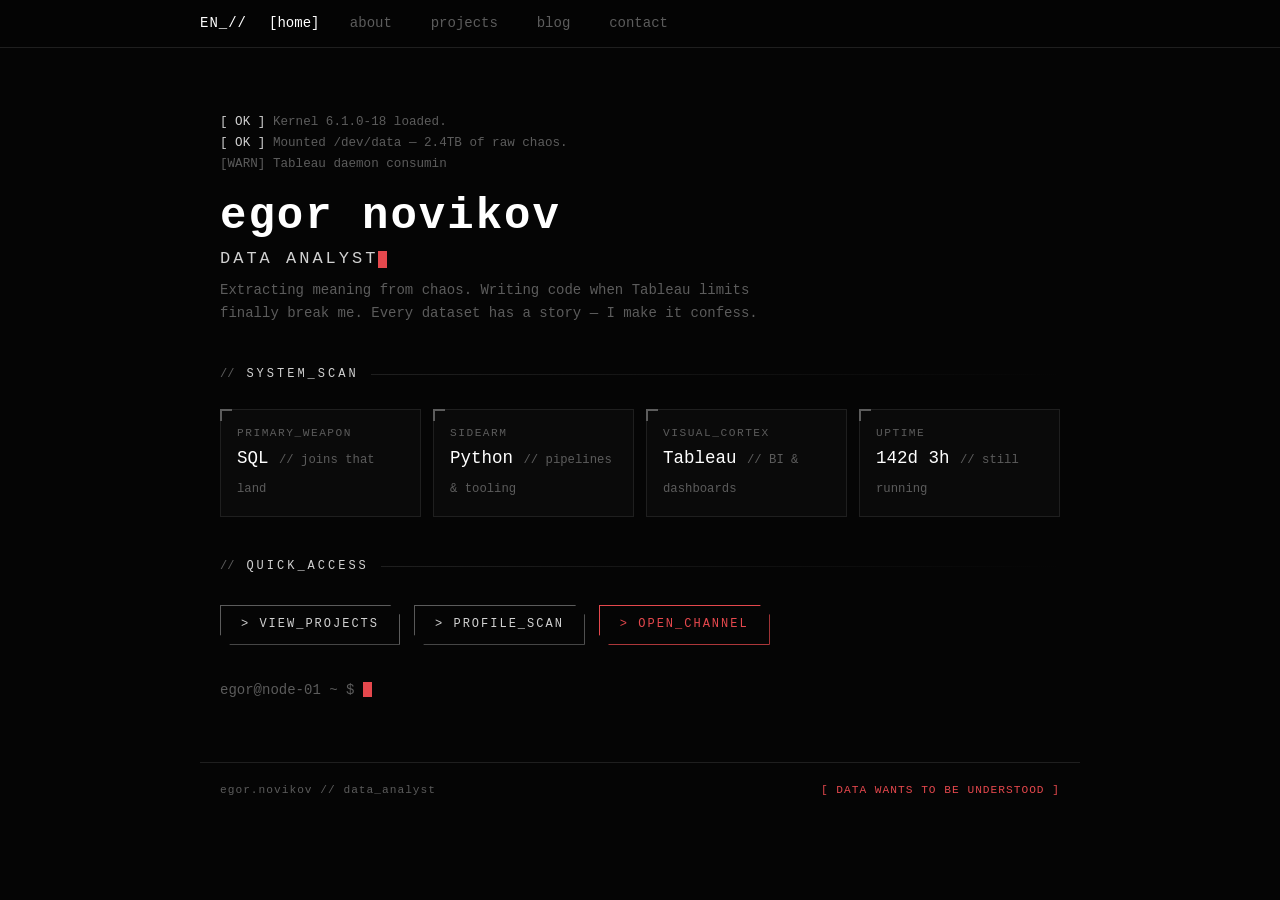
<file: index.html>
<!DOCTYPE html>
<html lang="en">
<head>
    <meta charset="UTF-8">
    <meta name="viewport" content="width=device-width, initial-scale=1.0">
    <title>egor@node-01 ~ home</title>
    <meta name="description" content="Egor Novikov — data analyst & developer. SQL, Python, Tableau.">
    <link rel="stylesheet" href="style.css">
</head>
<body>

<header class="site-header">
    <nav>
        <a href="/" class="site-logo">EN_//</a>
        <a href="/" class="active">home</a>
        <a href="/about.html">about</a>
        <a href="/projects.html">projects</a>
        <a href="/blog.html">blog</a>
        <a href="/contact.html">contact</a>
    </nav>
</header>

<main class="terminal-content">
    <section class="section">
        <div class="sys-msg" data-boot='[
            "[ OK ] Kernel 6.1.0-18 loaded.",
            "[ OK ] Mounted /dev/data — 2.4TB of raw chaos.",
            "[WARN] Tableau daemon consuming 97% RAM. As usual.",
            "[ OK ] Pattern recognition module: ACTIVE.",
            "[ OK ] Coffee subsystem: PRESSURIZED.",
            "> access granted. welcome back, egor."
        ]'></div>

        <h1 class="hero-title"><span class="glitch" data-text="egor novikov">egor novikov</span></h1>
        <p class="hero-role"><span id="typed-role" data-roles='["DATA ANALYST","SQL OPERATOR","DASHBOARD ENGINEER","PIPELINE AUTOMATOR","PATTERN HUNTER"]'>&#8203;<span class="typed-cursor"></span></span></p>
        <p class="hero-tagline">Extracting meaning from chaos. Writing code when Tableau limits finally break me. Every dataset has a story — I make it confess.</p>

        <h2 class="sec-label">system_scan</h2>
        <div class="stat-grid">
            <div class="stat-cell">
                <div class="stat-key">primary_weapon</div>
                <div class="stat-val">SQL <span class="u">// joins that land</span></div>
            </div>
            <div class="stat-cell">
                <div class="stat-key">sidearm</div>
                <div class="stat-val">Python <span class="u">// pipelines &amp; tooling</span></div>
            </div>
            <div class="stat-cell">
                <div class="stat-key">visual_cortex</div>
                <div class="stat-val">Tableau <span class="u">// BI &amp; dashboards</span></div>
            </div>
            <div class="stat-cell">
                <div class="stat-key">uptime</div>
                <div class="stat-val">142d 3h <span class="u">// still running</span></div>
            </div>
        </div>

        <h2 class="sec-label">quick_access</h2>
        <div class="cta-row">
            <a href="/projects.html" class="btn">&gt; view_projects</a>
            <a href="/about.html" class="btn">&gt; profile_scan</a>
            <a href="/contact.html" class="btn alt">&gt; open_channel</a>
        </div>

        <div class="cursor-line mt">
            <span class="prompt"></span><span class="cursor"></span>
        </div>
    </section>
</main>

<footer class="site-footer">
    <span>egor.novikov // data_analyst</span>
    <span class="f-tag">[ DATA WANTS TO BE UNDERSTOOD ]</span>
</footer>

<script src="js/main.js"></script>
</body>
</html>
</file>
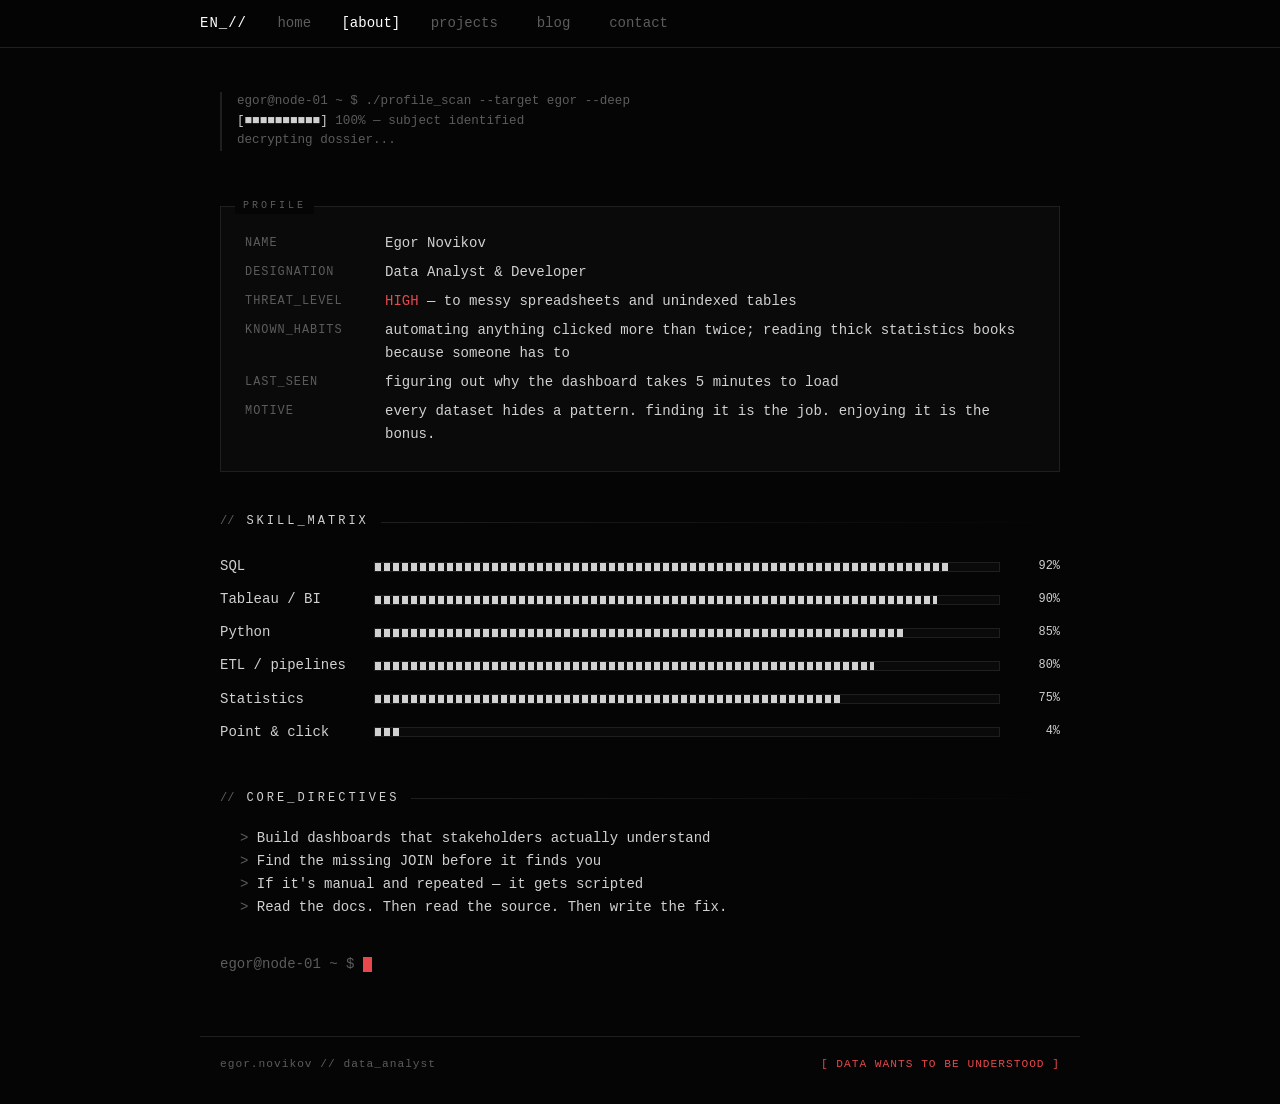
<file: about.html>
<!DOCTYPE html>
<html lang="en">
<head>
    <meta charset="UTF-8">
    <meta name="viewport" content="width=device-width, initial-scale=1.0">
    <title>egor@node-01 ~ about</title>
    <link rel="stylesheet" href="style.css">
</head>
<body>

<header class="site-header">
    <nav>
        <a href="/" class="site-logo">EN_//</a>
        <a href="/">home</a>
        <a href="/about.html" class="active">about</a>
        <a href="/projects.html">projects</a>
        <a href="/blog.html">blog</a>
        <a href="/contact.html">contact</a>
    </nav>
</header>

<main class="terminal-content">
    <div class="terminal-history">
        <p>egor@node-01 ~ $ ./profile_scan --target egor --deep</p>
        <p><span class="ok">[■■■■■■■■■■]</span> 100% — subject identified</p>
        <p class="dim">decrypting dossier...</p>
    </div>

    <section class="section">
        <div class="dossier">
            <div class="dossier-row"><span class="k">name</span><span class="v">Egor Novikov</span></div>
            <div class="dossier-row"><span class="k">designation</span><span class="v">Data Analyst &amp; Developer</span></div>
            <div class="dossier-row"><span class="k">threat_level</span><span class="v"><span class="red">HIGH</span> — to messy spreadsheets and unindexed tables</span></div>
            <div class="dossier-row"><span class="k">known_habits</span><span class="v">automating anything clicked more than twice; reading thick statistics books because someone has to</span></div>
            <div class="dossier-row"><span class="k">last_seen</span><span class="v">figuring out why the dashboard takes 5 minutes to load</span></div>
            <div class="dossier-row"><span class="k">motive</span><span class="v">every dataset hides a pattern. finding it is the job. enjoying it is the bonus.</span></div>
        </div>

        <h2 class="sec-label">skill_matrix</h2>
        <div class="skills">
            <div class="skill-row">
                <span class="skill-name">SQL</span>
                <div class="skill-track"><div class="skill-fill" data-pct="92"></div></div>
                <span class="skill-pct">92%</span>
            </div>
            <div class="skill-row">
                <span class="skill-name">Tableau / BI</span>
                <div class="skill-track"><div class="skill-fill" data-pct="90"></div></div>
                <span class="skill-pct">90%</span>
            </div>
            <div class="skill-row">
                <span class="skill-name">Python</span>
                <div class="skill-track"><div class="skill-fill" data-pct="85"></div></div>
                <span class="skill-pct">85%</span>
            </div>
            <div class="skill-row">
                <span class="skill-name">ETL / pipelines</span>
                <div class="skill-track"><div class="skill-fill" data-pct="80"></div></div>
                <span class="skill-pct">80%</span>
            </div>
            <div class="skill-row">
                <span class="skill-name">Statistics</span>
                <div class="skill-track"><div class="skill-fill" data-pct="75"></div></div>
                <span class="skill-pct">75%</span>
            </div>
            <div class="skill-row">
                <span class="skill-name">Point &amp; click</span>
                <div class="skill-track"><div class="skill-fill" data-pct="4"></div></div>
                <span class="skill-pct dim">4%</span>
            </div>
        </div>

        <h2 class="sec-label">core_directives</h2>
        <div class="terminal-text">
            <ul>
                <li><span class="dim">&gt;</span> Build dashboards that stakeholders actually understand</li>
                <li><span class="dim">&gt;</span> Find the missing JOIN before it finds you</li>
                <li><span class="dim">&gt;</span> If it's manual and repeated — it gets scripted</li>
                <li><span class="dim">&gt;</span> Read the docs. Then read the source. Then write the fix.</li>
            </ul>
        </div>

        <div class="cursor-line mt">
            <span class="prompt"></span><span class="cursor"></span>
        </div>
    </section>
</main>

<footer class="site-footer">
    <span>egor.novikov // data_analyst</span>
    <span class="f-tag">[ DATA WANTS TO BE UNDERSTOOD ]</span>
</footer>

<script src="js/main.js"></script>
</body>
</html>
</file>
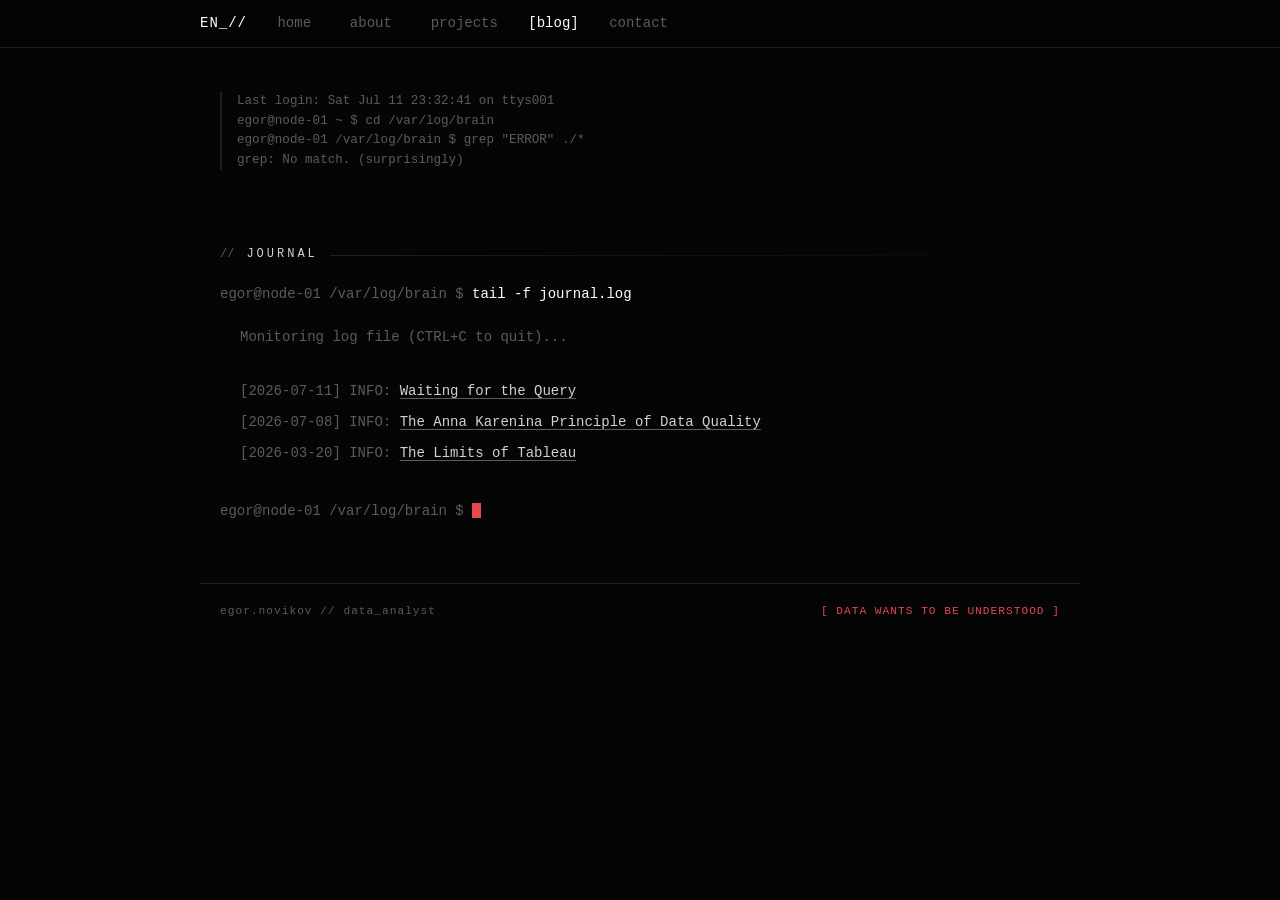
<file: blog.html>
<!DOCTYPE html>
<html lang="en">
<head>
    <meta charset="UTF-8">
    <meta name="viewport" content="width=device-width, initial-scale=1.0">
    <title>egor@node-01 ~ blog</title>
    <link rel="stylesheet" href="style.css">
</head>
<body>

<header class="site-header">
    <nav>
        <a href="/" class="site-logo">EN_//</a>
        <a href="/">home</a>
        <a href="/about.html">about</a>
        <a href="/projects.html">projects</a>
        <a href="/blog.html" class="active">blog</a>
        <a href="/contact.html">contact</a>
    </nav>
</header>

<main class="terminal-content">
    <div class="terminal-history">
        <p>Last login: Sat Jul 11 23:32:41 on ttys001</p>
        <p>egor@node-01 ~ $ cd /var/log/brain</p>
        <p>egor@node-01 /var/log/brain $ grep "ERROR" ./*</p>
        <p class="dim">grep: No match. (surprisingly)</p>
    </div>

    <section class="section">
        <h2 class="sec-label">journal</h2>
        <h2 class="prompt custom"><span class="dim">egor@node-01 /var/log/brain $</span> <span class="cmd">tail -f journal.log</span></h2>

        <div class="terminal-text post-list" id="blog-posts">
            <p class="dim">Monitoring log file (CTRL+C to quit)...</p>
            <br>
            <p><span class="dim">[2026-07-11] INFO:</span> <a href="/post-2026-07-11-waiting-for-the-query.html">Waiting for the Query</a></p>
            <p><span class="dim">[2026-07-08] INFO:</span> <a href="/post-2026-07-08-anna-karenina-principle.html">The Anna Karenina Principle of Data Quality</a></p>
            <p><span class="dim">[2026-03-20] INFO:</span> <a href="/post-2026-03-20-tableau-limits.html">The Limits of Tableau</a></p>
        </div>

        <div class="cursor-line mt">
            <span class="dim">egor@node-01 /var/log/brain $</span> <span class="cursor"></span>
        </div>
    </section>
</main>

<footer class="site-footer">
    <span>egor.novikov // data_analyst</span>
    <span class="f-tag">[ DATA WANTS TO BE UNDERSTOOD ]</span>
</footer>

<script src="js/main.js"></script>
</body>
</html>
</file>
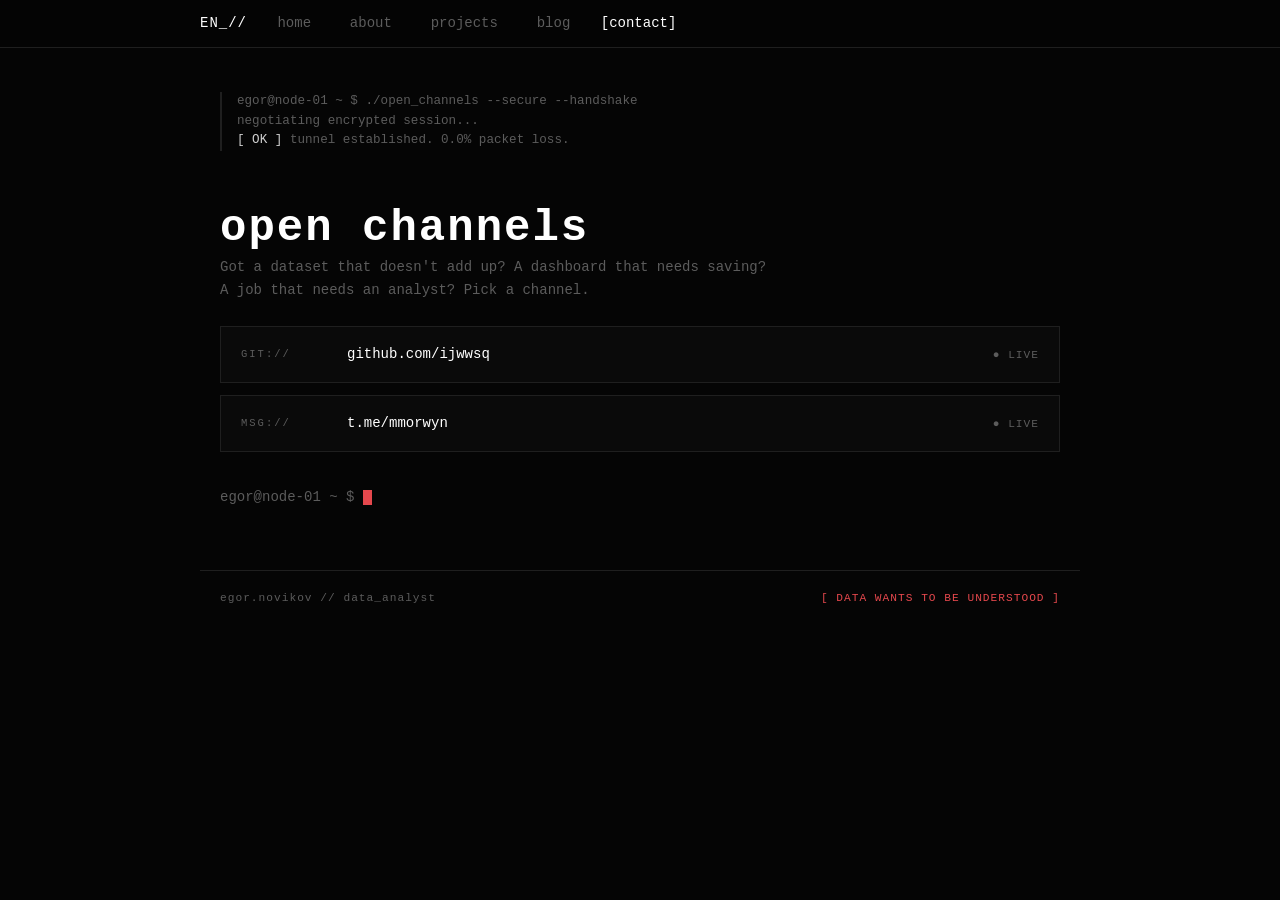
<file: contact.html>
<!DOCTYPE html>
<html lang="en">
<head>
    <meta charset="UTF-8">
    <meta name="viewport" content="width=device-width, initial-scale=1.0">
    <title>egor@node-01 ~ contact</title>
    <link rel="stylesheet" href="style.css">
</head>
<body>

<header class="site-header">
    <nav>
        <a href="/" class="site-logo">EN_//</a>
        <a href="/">home</a>
        <a href="/about.html">about</a>
        <a href="/projects.html">projects</a>
        <a href="/blog.html">blog</a>
        <a href="/contact.html" class="active">contact</a>
    </nav>
</header>

<main class="terminal-content">
    <div class="terminal-history">
        <p>egor@node-01 ~ $ ./open_channels --secure --handshake</p>
        <p class="dim">negotiating encrypted session...</p>
        <p><span class="ok">[ OK ]</span> tunnel established. 0.0% packet loss.</p>
    </div>

    <section class="section">
        <h1 class="hero-title"><span class="glitch" data-text="open channels">open channels</span></h1>
        <p class="hero-tagline">Got a dataset that doesn't add up? A dashboard that needs saving? A job that needs an analyst? Pick a channel.</p>

        <div class="channel-list mt">
            <a class="channel" href="https://github.com/ijwwsq" target="_blank" rel="noopener">
                <span class="ch-proto">git://</span>
                <span class="ch-addr">github.com/ijwwsq</span>
                <span class="ch-status">● LIVE</span>
            </a>
            <a class="channel" href="https://t.me/mmorwyn" target="_blank" rel="noopener">
                <span class="ch-proto">msg://</span>
                <span class="ch-addr">t.me/mmorwyn</span>
                <span class="ch-status">● LIVE</span>
            </a>
        </div>

        <div class="cursor-line mt">
            <span class="prompt"></span><span class="cursor"></span>
        </div>
    </section>
</main>

<footer class="site-footer">
    <span>egor.novikov // data_analyst</span>
    <span class="f-tag">[ DATA WANTS TO BE UNDERSTOOD ]</span>
</footer>

<script src="js/main.js"></script>
</body>
</html>
</file>
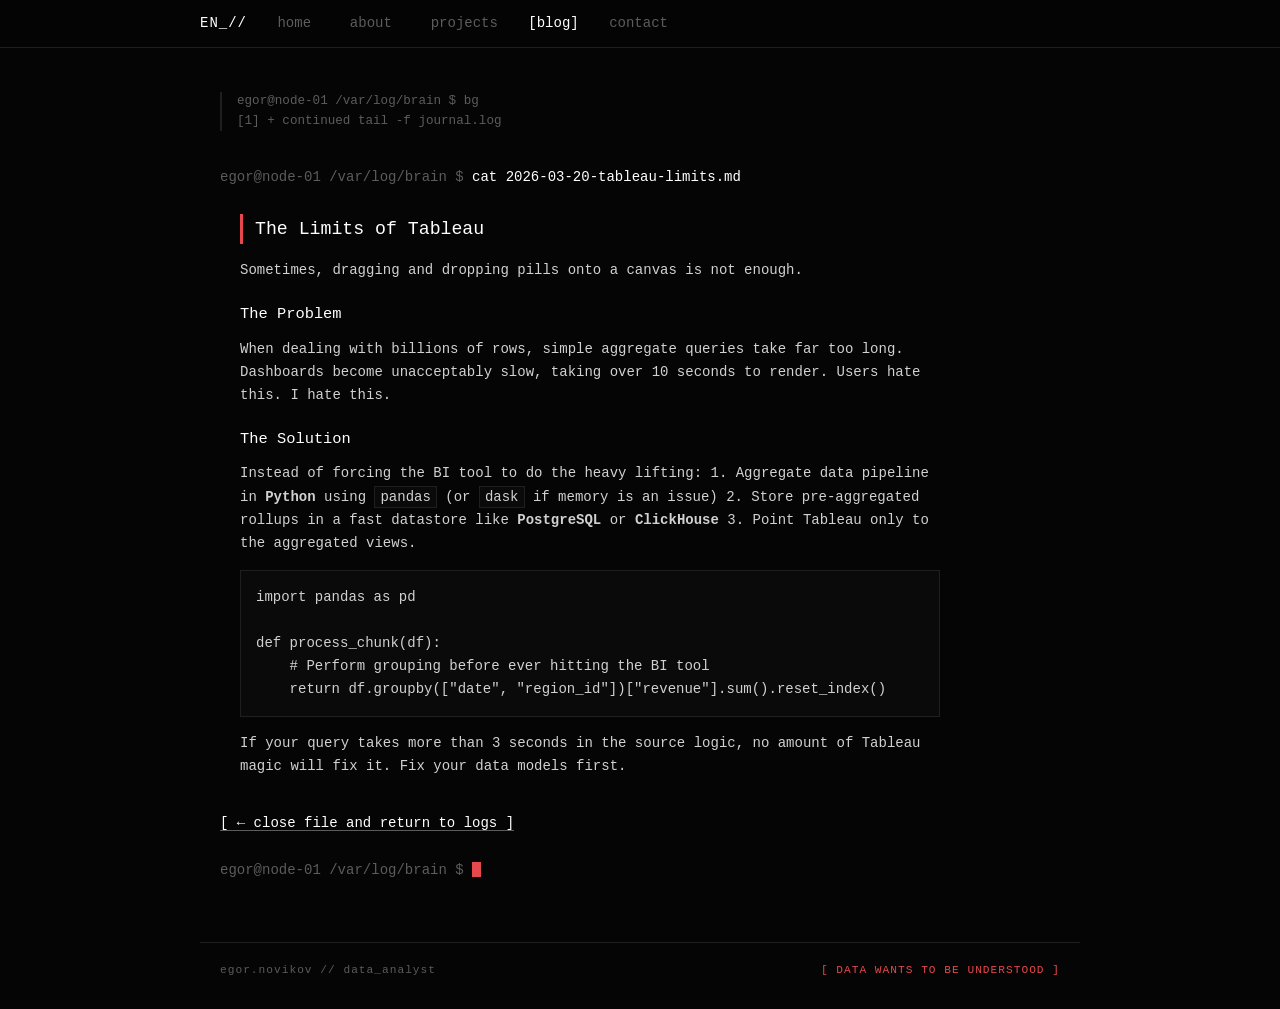
<file: post-2026-03-20-tableau-limits.html>
<!DOCTYPE html>
<html lang="en">
<head>
    <meta charset="UTF-8">
    <meta name="viewport" content="width=device-width, initial-scale=1.0">
    <title>egor@node-01 ~ log entry</title>
    <link rel="stylesheet" href="style.css">
</head>
<body>

<header class="site-header">
    <nav>
        <a href="/" class="site-logo">EN_//</a>
        <a href="/">home</a>
        <a href="/about.html">about</a>
        <a href="/projects.html">projects</a>
        <a href="/blog.html" class="active">blog</a>
        <a href="/contact.html">contact</a>
    </nav>
</header>

<main class="terminal-content">
    <div class="terminal-history">
        <p>egor@node-01 /var/log/brain $ bg</p>
        <p class="dim">[1]  + continued  tail -f journal.log</p>
    </div>

    <section class="section">
        <h2 class="prompt custom"><span class="dim">egor@node-01 /var/log/brain $</span> <span class="cmd">cat 2026-03-20-tableau-limits.md</span></h2>

        <div class="markdown-body">
            <h1>The Limits of Tableau</h1>
<p>Sometimes, dragging and dropping pills onto a canvas is not enough.</p>
<h2>The Problem</h2>
<p>When dealing with billions of rows, simple aggregate queries take far too long. Dashboards become unacceptably slow, taking over 10 seconds to render. Users hate this. I hate this.</p>
<h2>The Solution</h2>
<p>Instead of forcing the BI tool to do the heavy lifting:
1. Aggregate data pipeline in <strong>Python</strong> using <code>pandas</code> (or <code>dask</code> if memory is an issue)
2. Store pre-aggregated rollups in a fast datastore like <strong>PostgreSQL</strong> or <strong>ClickHouse</strong>
3. Point Tableau only to the aggregated views.</p>
<pre><code class="language-python">import pandas as pd

def process_chunk(df):
    # Perform grouping before ever hitting the BI tool
    return df.groupby([&quot;date&quot;, &quot;region_id&quot;])[&quot;revenue&quot;].sum().reset_index()
</code></pre>
<p>If your query takes more than 3 seconds in the source logic, no amount of Tableau magic will fix it. Fix your data models first.</p>
        </div>

        <div class="cursor-line mt">
            <p><a href="/blog.html" class="cmd">[ ← close file and return to logs ]</a></p>
            <br>
            <span class="dim">egor@node-01 /var/log/brain $</span> <span class="cursor"></span>
        </div>
    </section>
</main>

<footer class="site-footer">
    <span>egor.novikov // data_analyst</span>
    <span class="f-tag">[ DATA WANTS TO BE UNDERSTOOD ]</span>
</footer>

<script src="js/main.js"></script>
</body>
</html>
</file>
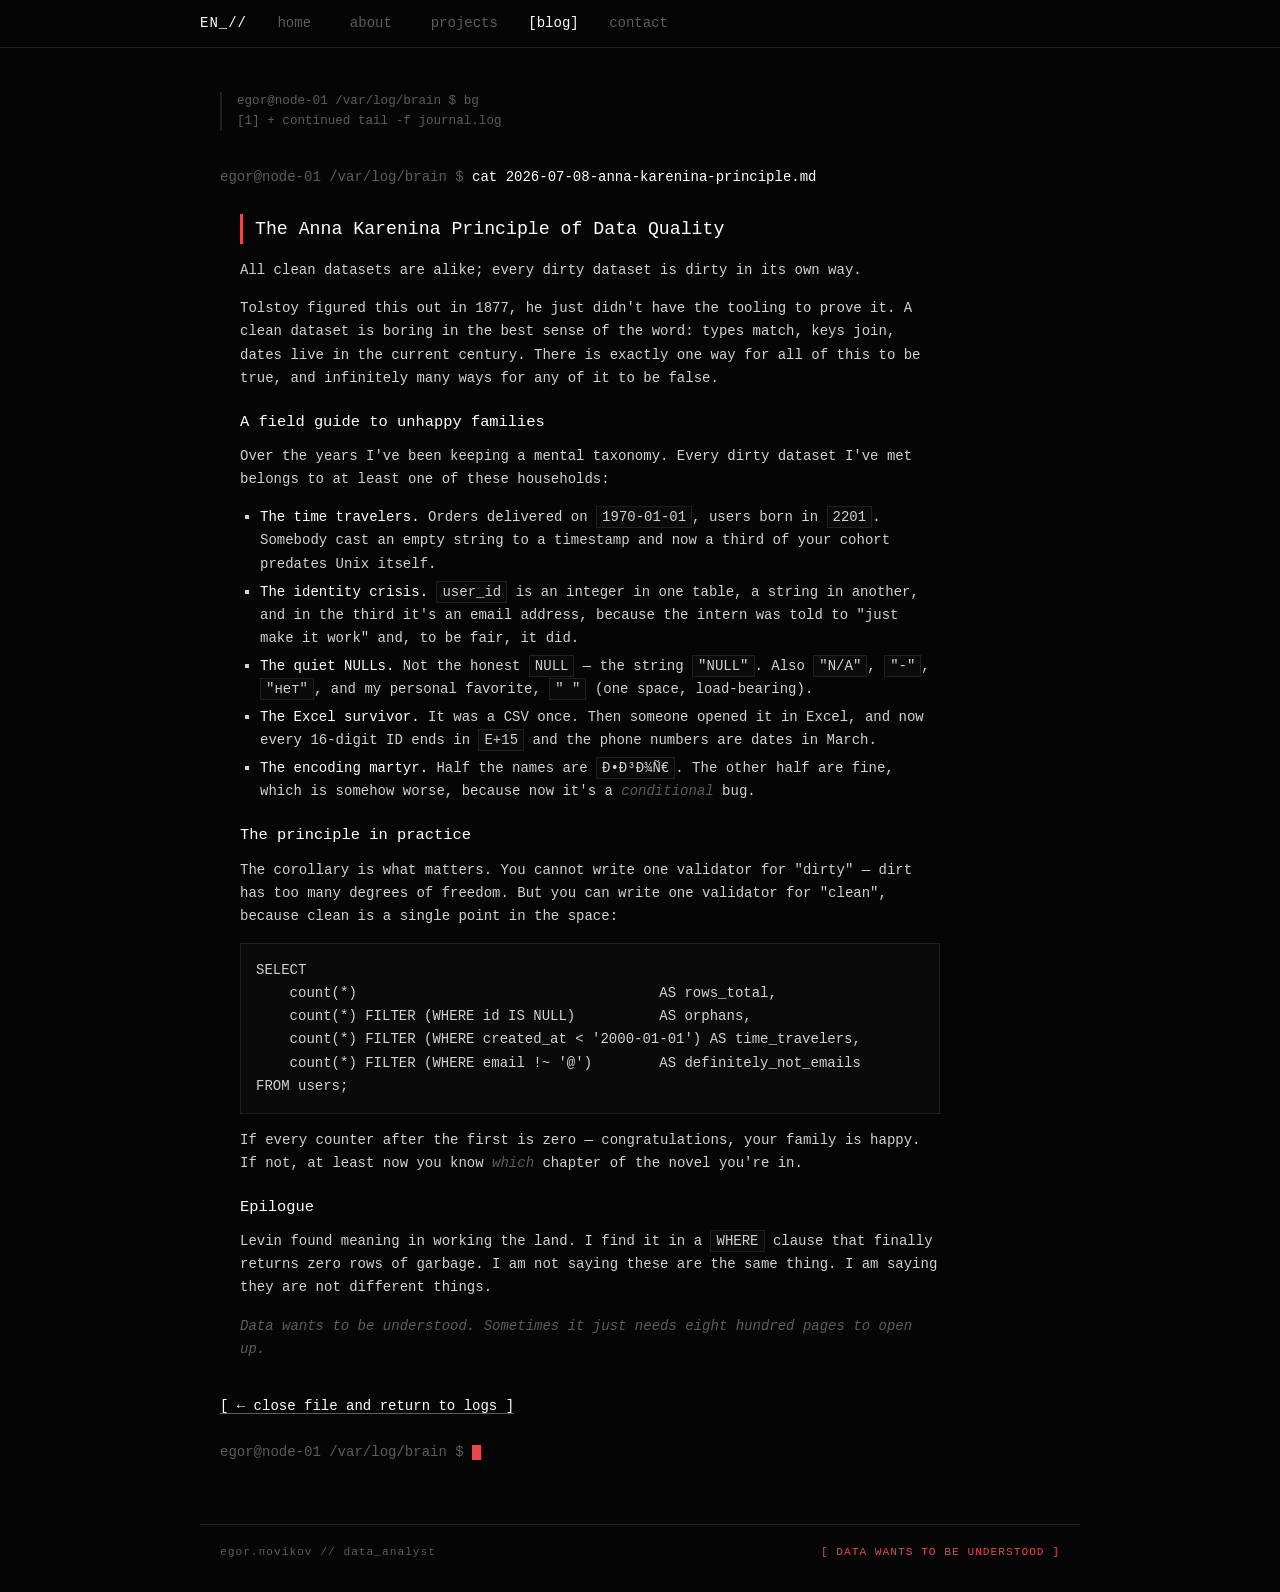
<file: post-2026-07-08-anna-karenina-principle.html>
<!DOCTYPE html>
<html lang="en">
<head>
    <meta charset="UTF-8">
    <meta name="viewport" content="width=device-width, initial-scale=1.0">
    <title>egor@node-01 ~ log entry</title>
    <link rel="stylesheet" href="style.css">
</head>
<body>

<header class="site-header">
    <nav>
        <a href="/" class="site-logo">EN_//</a>
        <a href="/">home</a>
        <a href="/about.html">about</a>
        <a href="/projects.html">projects</a>
        <a href="/blog.html" class="active">blog</a>
        <a href="/contact.html">contact</a>
    </nav>
</header>

<main class="terminal-content">
    <div class="terminal-history">
        <p>egor@node-01 /var/log/brain $ bg</p>
        <p class="dim">[1]  + continued  tail -f journal.log</p>
    </div>

    <section class="section">
        <h2 class="prompt custom"><span class="dim">egor@node-01 /var/log/brain $</span> <span class="cmd">cat 2026-07-08-anna-karenina-principle.md</span></h2>

        <div class="markdown-body">
            <h1>The Anna Karenina Principle of Data Quality</h1>
<p>All clean datasets are alike; every dirty dataset is dirty in its own way.</p>
<p>Tolstoy figured this out in 1877, he just didn't have the tooling to prove it. A clean dataset is boring in the best sense of the word: types match, keys join, dates live in the current century. There is exactly one way for all of this to be true, and infinitely many ways for any of it to be false.</p>
<h2>A field guide to unhappy families</h2>
<p>Over the years I've been keeping a mental taxonomy. Every dirty dataset I've met belongs to at least one of these households:</p>
<ul>
<li><strong>The time travelers.</strong> Orders delivered on <code>1970-01-01</code>, users born in <code>2201</code>. Somebody cast an empty string to a timestamp and now a third of your cohort predates Unix itself.</li>
<li><strong>The identity crisis.</strong> <code>user_id</code> is an integer in one table, a string in another, and in the third it's an email address, because the intern was told to "just make it work" and, to be fair, it did.</li>
<li><strong>The quiet NULLs.</strong> Not the honest <code>NULL</code> — the string <code>"NULL"</code>. Also <code>"N/A"</code>, <code>"-"</code>, <code>"нет"</code>, and my personal favorite, <code>" "</code> (one space, load-bearing).</li>
<li><strong>The Excel survivor.</strong> It was a CSV once. Then someone opened it in Excel, and now every 16-digit ID ends in <code>E+15</code> and the phone numbers are dates in March.</li>
<li><strong>The encoding martyr.</strong> Half the names are <code>Ð•Ð³Ð¾Ñ€</code>. The other half are fine, which is somehow worse, because now it's a <em>conditional</em> bug.</li>
</ul>
<h2>The principle in practice</h2>
<p>The corollary is what matters. You cannot write one validator for "dirty" — dirt has too many degrees of freedom. But you can write one validator for "clean", because clean is a single point in the space:</p>
<pre><code class="language-sql">SELECT
    count(*)                                    AS rows_total,
    count(*) FILTER (WHERE id IS NULL)          AS orphans,
    count(*) FILTER (WHERE created_at &lt; '2000-01-01') AS time_travelers,
    count(*) FILTER (WHERE email !~ '@')        AS definitely_not_emails
FROM users;
</code></pre>
<p>If every counter after the first is zero — congratulations, your family is happy. If not, at least now you know <em>which</em> chapter of the novel you're in.</p>
<h2>Epilogue</h2>
<p>Levin found meaning in working the land. I find it in a <code>WHERE</code> clause that finally returns zero rows of garbage. I am not saying these are the same thing. I am saying they are not different things.</p>
<p><em>Data wants to be understood. Sometimes it just needs eight hundred pages to open up.</em></p>
        </div>

        <div class="cursor-line mt">
            <p><a href="/blog.html" class="cmd">[ ← close file and return to logs ]</a></p>
            <br>
            <span class="dim">egor@node-01 /var/log/brain $</span> <span class="cursor"></span>
        </div>
    </section>
</main>

<footer class="site-footer">
    <span>egor.novikov // data_analyst</span>
    <span class="f-tag">[ DATA WANTS TO BE UNDERSTOOD ]</span>
</footer>

<script src="js/main.js"></script>
</body>
</html>
</file>
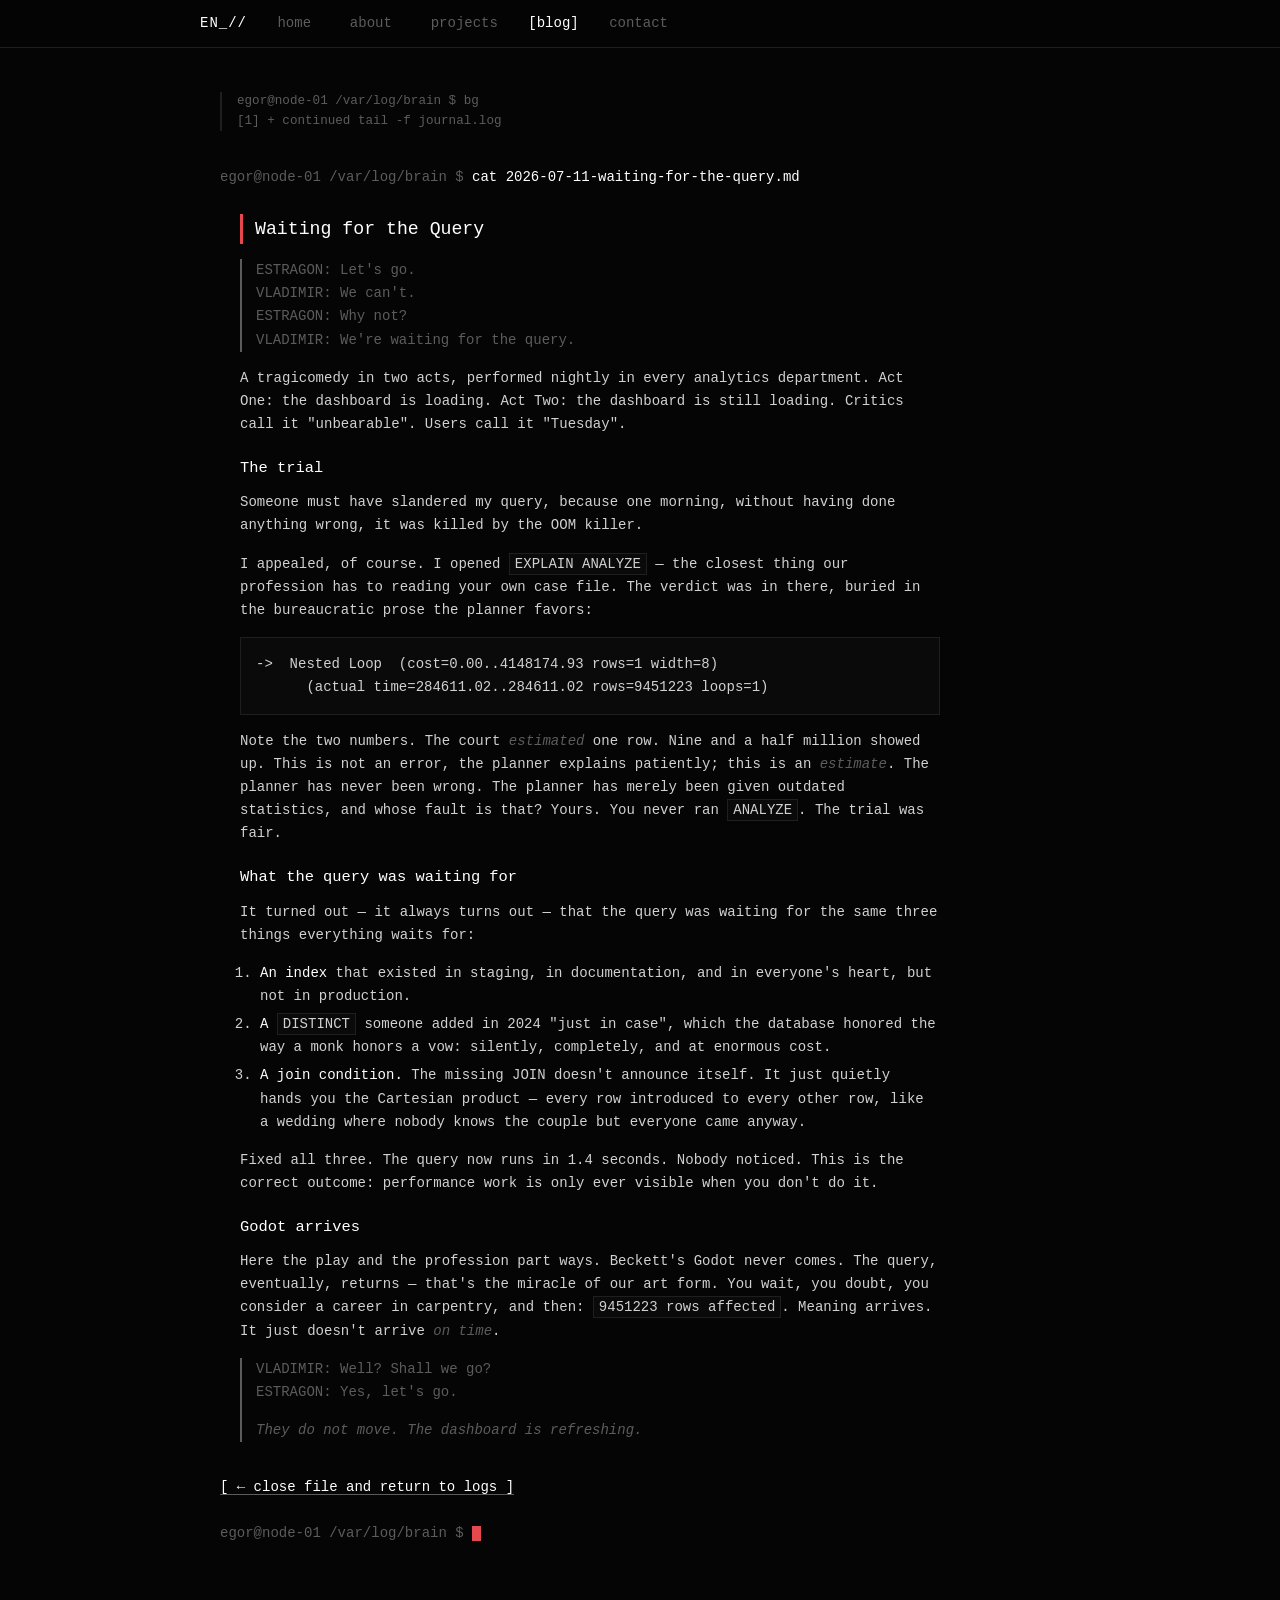
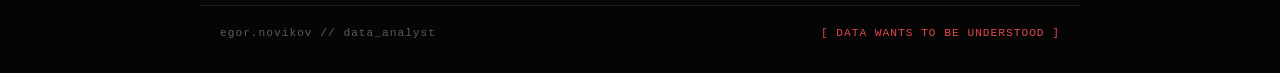
<file: post-2026-07-11-waiting-for-the-query.html>
<!DOCTYPE html>
<html lang="en">
<head>
    <meta charset="UTF-8">
    <meta name="viewport" content="width=device-width, initial-scale=1.0">
    <title>egor@node-01 ~ log entry</title>
    <link rel="stylesheet" href="style.css">
</head>
<body>

<header class="site-header">
    <nav>
        <a href="/" class="site-logo">EN_//</a>
        <a href="/">home</a>
        <a href="/about.html">about</a>
        <a href="/projects.html">projects</a>
        <a href="/blog.html" class="active">blog</a>
        <a href="/contact.html">contact</a>
    </nav>
</header>

<main class="terminal-content">
    <div class="terminal-history">
        <p>egor@node-01 /var/log/brain $ bg</p>
        <p class="dim">[1]  + continued  tail -f journal.log</p>
    </div>

    <section class="section">
        <h2 class="prompt custom"><span class="dim">egor@node-01 /var/log/brain $</span> <span class="cmd">cat 2026-07-11-waiting-for-the-query.md</span></h2>

        <div class="markdown-body">
            <h1>Waiting for the Query</h1>
<blockquote>
<p>ESTRAGON: Let's go.<br />
VLADIMIR: We can't.<br />
ESTRAGON: Why not?<br />
VLADIMIR: We're waiting for the query.</p>
</blockquote>
<p>A tragicomedy in two acts, performed nightly in every analytics department. Act One: the dashboard is loading. Act Two: the dashboard is still loading. Critics call it "unbearable". Users call it "Tuesday".</p>
<h2>The trial</h2>
<p>Someone must have slandered my query, because one morning, without having done anything wrong, it was killed by the OOM killer.</p>
<p>I appealed, of course. I opened <code>EXPLAIN ANALYZE</code> — the closest thing our profession has to reading your own case file. The verdict was in there, buried in the bureaucratic prose the planner favors:</p>
<pre><code>-&gt;  Nested Loop  (cost=0.00..4148174.93 rows=1 width=8)
      (actual time=284611.02..284611.02 rows=9451223 loops=1)
</code></pre>
<p>Note the two numbers. The court <em>estimated</em> one row. Nine and a half million showed up. This is not an error, the planner explains patiently; this is an <em>estimate</em>. The planner has never been wrong. The planner has merely been given outdated statistics, and whose fault is that? Yours. You never ran <code>ANALYZE</code>. The trial was fair.</p>
<h2>What the query was waiting for</h2>
<p>It turned out — it always turns out — that the query was waiting for the same three things everything waits for:</p>
<ol>
<li><strong>An index</strong> that existed in staging, in documentation, and in everyone's heart, but not in production.</li>
<li><strong>A <code>DISTINCT</code></strong> someone added in 2024 "just in case", which the database honored the way a monk honors a vow: silently, completely, and at enormous cost.</li>
<li><strong>A join condition.</strong> The missing JOIN doesn't announce itself. It just quietly hands you the Cartesian product — every row introduced to every other row, like a wedding where nobody knows the couple but everyone came anyway.</li>
</ol>
<p>Fixed all three. The query now runs in 1.4 seconds. Nobody noticed. This is the correct outcome: performance work is only ever visible when you don't do it.</p>
<h2>Godot arrives</h2>
<p>Here the play and the profession part ways. Beckett's Godot never comes. The query, eventually, returns — that's the miracle of our art form. You wait, you doubt, you consider a career in carpentry, and then: <code>9451223 rows affected</code>. Meaning arrives. It just doesn't arrive <em>on time</em>.</p>
<blockquote>
<p>VLADIMIR: Well? Shall we go?<br />
ESTRAGON: Yes, let's go.</p>
<p><em>They do not move. The dashboard is refreshing.</em></p>
</blockquote>
        </div>

        <div class="cursor-line mt">
            <p><a href="/blog.html" class="cmd">[ ← close file and return to logs ]</a></p>
            <br>
            <span class="dim">egor@node-01 /var/log/brain $</span> <span class="cursor"></span>
        </div>
    </section>
</main>

<footer class="site-footer">
    <span>egor.novikov // data_analyst</span>
    <span class="f-tag">[ DATA WANTS TO BE UNDERSTOOD ]</span>
</footer>

<script src="js/main.js"></script>
</body>
</html>
</file>
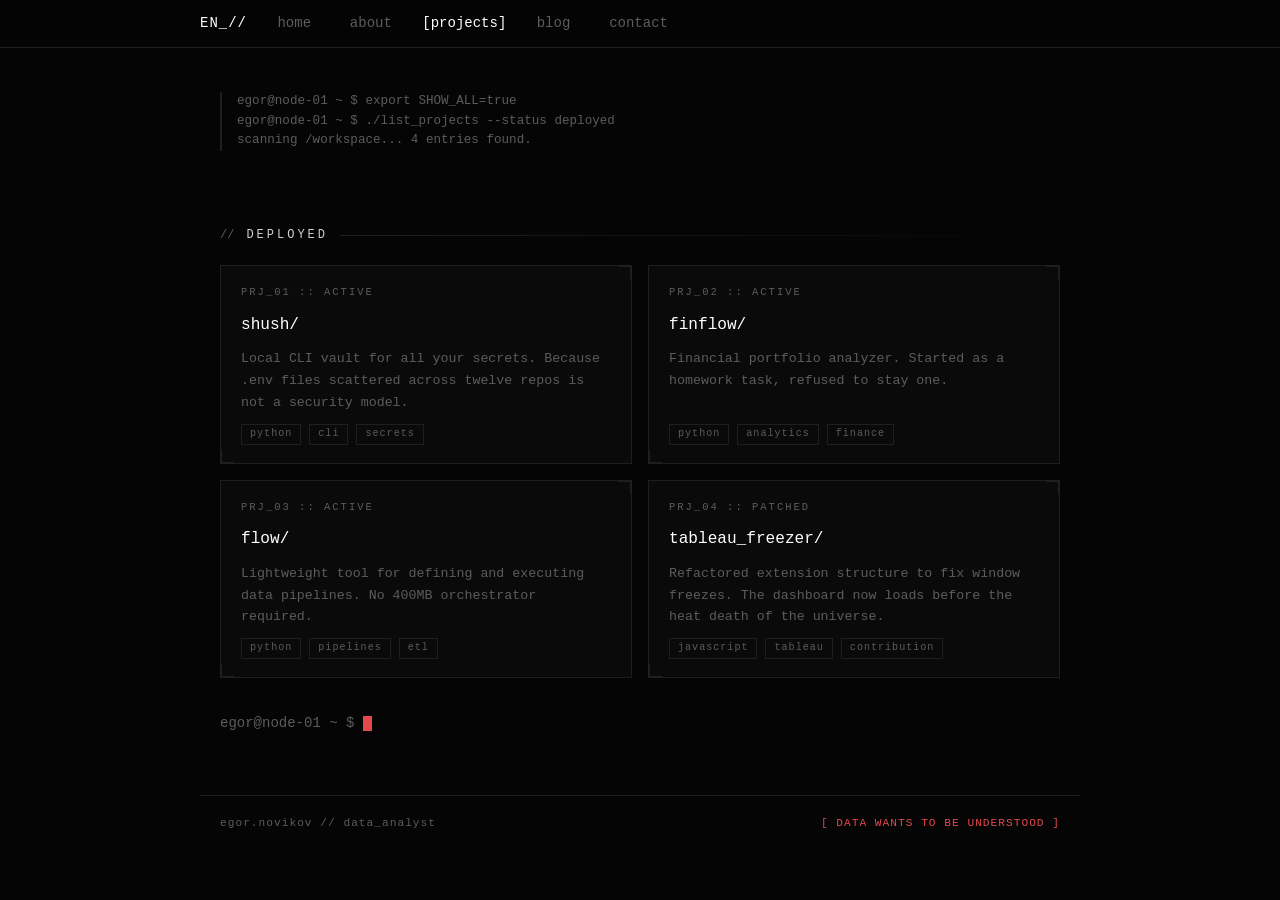
<file: projects.html>
<!DOCTYPE html>
<html lang="en">
<head>
    <meta charset="UTF-8">
    <meta name="viewport" content="width=device-width, initial-scale=1.0">
    <title>egor@node-01 ~ projects</title>
    <link rel="stylesheet" href="style.css">
</head>
<body>

<header class="site-header">
    <nav>
        <a href="/" class="site-logo">EN_//</a>
        <a href="/">home</a>
        <a href="/about.html">about</a>
        <a href="/projects.html" class="active">projects</a>
        <a href="/blog.html">blog</a>
        <a href="/contact.html">contact</a>
    </nav>
</header>

<main class="terminal-content">
    <div class="terminal-history">
        <p>egor@node-01 ~ $ export SHOW_ALL=true</p>
        <p>egor@node-01 ~ $ ./list_projects --status deployed</p>
        <p class="dim">scanning /workspace... 4 entries found.</p>
    </div>

    <section class="section">
        <h2 class="sec-label">deployed</h2>

        <div class="project-grid">
            <div class="project-card">
                <span class="project-id">PRJ_01 :: ACTIVE</span>
                <span class="project-name"><a href="https://github.com/ijwwsq/shush" target="_blank" rel="noopener">shush/</a></span>
                <p class="project-desc">Local CLI vault for all your secrets. Because .env files scattered across twelve repos is not a security model.</p>
                <div class="tag-row">
                    <span class="tag">python</span>
                    <span class="tag">cli</span>
                    <span class="tag">secrets</span>
                </div>
            </div>

            <div class="project-card">
                <span class="project-id">PRJ_02 :: ACTIVE</span>
                <span class="project-name"><a href="https://github.com/ijwwsq/finflow" target="_blank" rel="noopener">finflow/</a></span>
                <p class="project-desc">Financial portfolio analyzer. Started as a homework task, refused to stay one.</p>
                <div class="tag-row">
                    <span class="tag">python</span>
                    <span class="tag">analytics</span>
                    <span class="tag">finance</span>
                </div>
            </div>

            <div class="project-card">
                <span class="project-id">PRJ_03 :: ACTIVE</span>
                <span class="project-name"><a href="https://github.com/ijwwsq/flow" target="_blank" rel="noopener">flow/</a></span>
                <p class="project-desc">Lightweight tool for defining and executing data pipelines. No 400MB orchestrator required.</p>
                <div class="tag-row">
                    <span class="tag">python</span>
                    <span class="tag">pipelines</span>
                    <span class="tag">etl</span>
                </div>
            </div>

            <div class="project-card">
                <span class="project-id">PRJ_04 :: PATCHED</span>
                <span class="project-name"><a href="https://github.com/deadA1R/tableau_freezer" target="_blank" rel="noopener">tableau_freezer/</a></span>
                <p class="project-desc">Refactored extension structure to fix window freezes. The dashboard now loads before the heat death of the universe.</p>
                <div class="tag-row">
                    <span class="tag">javascript</span>
                    <span class="tag">tableau</span>
                    <span class="tag">contribution</span>
                </div>
            </div>
        </div>

        <div class="cursor-line mt">
            <span class="prompt"></span><span class="cursor"></span>
        </div>
    </section>
</main>

<footer class="site-footer">
    <span>egor.novikov // data_analyst</span>
    <span class="f-tag">[ DATA WANTS TO BE UNDERSTOOD ]</span>
</footer>

<script src="js/main.js"></script>
</body>
</html>
</file>
<file: style.css>
:root {
    --bg: #050505;
    --panel: #0a0a0a;
    --text: #d1d1d1;
    --bright: #ffffff;
    --dim: #5c5c5c;
    --border: #1f1f1f;
    --red: #e5484d;
    --font-mono: ui-monospace, 'SF Mono', Consolas, 'Liberation Mono', Menlo, monospace;
}

* {
    box-sizing: border-box;
    margin: 0;
    padding: 0;
}

::selection {
    background: #cccccc;
    color: #000000;
}

html {
    background-color: var(--bg);
    scrollbar-color: var(--border) var(--bg);
}

body {
    background-color: var(--bg);
    color: var(--text);
    font-family: var(--font-mono);
    font-size: 14px;
    line-height: 1.65;
    min-height: 100vh;
}

/* ---------- Header ---------- */
.site-header {
    position: sticky;
    top: 0;
    z-index: 100;
    width: 100%;
    background: rgba(5, 5, 5, 0.88);
    backdrop-filter: blur(6px);
    -webkit-backdrop-filter: blur(6px);
    border-bottom: 1px solid var(--border);
    padding: 12px 20px;
    margin-bottom: 34px;
}

.site-header nav {
    display: flex;
    align-items: center;
    gap: 22px;
    max-width: 880px;
    margin: 0 auto;
    flex-wrap: wrap;
}

.site-logo {
    color: var(--bright) !important;
    text-decoration: none !important;
    font-weight: bold;
    letter-spacing: 1px;
}

.site-header a {
    color: var(--dim);
    text-decoration: none;
    font-weight: normal;
    transition: color 0.15s ease;
}

.site-header a::before { content: "["; opacity: 0; transition: opacity 0.15s; color: var(--bright); }
.site-header a::after  { content: "]"; opacity: 0; transition: opacity 0.15s; color: var(--bright); }
.site-header a.site-logo::before, .site-header a.site-logo::after { content: none; }

.site-header a:hover, .site-header a.active {
    color: var(--bright);
}
.site-header a:hover::before, .site-header a:hover::after,
.site-header a.active::before, .site-header a.active::after { opacity: 1; }

/* ---------- Layout ---------- */
.terminal-content {
    max-width: 880px;
    margin: 0 auto;
    padding: 10px 20px 60px 20px;
}

.section { padding-top: 10px; }
.mt { margin-top: 34px; }

/* ---------- Glitch title (hover-triggered) ---------- */
.glitch {
    position: relative;
    display: inline-block;
    color: var(--bright);
    letter-spacing: 2px;
}

.glitch::before,
.glitch::after {
    content: attr(data-text);
    position: absolute;
    top: 0;
    left: 0;
    width: 100%;
    overflow: hidden;
    opacity: 0;
    pointer-events: none;
}

.glitch:hover::before {
    color: var(--red);
    z-index: -1;
    animation: glitch-a 0.5s steps(1) both;
}

.glitch:hover::after {
    color: var(--dim);
    z-index: -2;
    animation: glitch-b 0.5s steps(1) both;
}

@keyframes glitch-a {
    0%  { transform: translate(-3px, 1px); clip-path: inset(10% 0 55% 0); opacity: 1; }
    30% { transform: translate(3px, -1px); clip-path: inset(60% 0 8% 0); opacity: 1; }
    60% { transform: translate(-2px, 0); clip-path: inset(30% 0 45% 0); opacity: 1; }
    100% { transform: none; opacity: 0; }
}

@keyframes glitch-b {
    0%  { transform: translate(3px, -1px); clip-path: inset(45% 0 20% 0); opacity: 1; }
    35% { transform: translate(-3px, 1px); clip-path: inset(5% 0 70% 0); opacity: 1; }
    70% { transform: translate(2px, 1px); clip-path: inset(70% 0 5% 0); opacity: 1; }
    100% { transform: none; opacity: 0; }
}

.hero-title {
    font-size: clamp(26px, 6vw, 44px);
    font-weight: bold;
    margin: 18px 0 4px 0;
    line-height: 1.1;
}

.hero-role {
    color: var(--text);
    font-size: clamp(14px, 2.5vw, 17px);
    letter-spacing: 3px;
    text-transform: uppercase;
    margin-bottom: 6px;
    min-height: 1.6em;
}
.hero-role .typed-cursor {
    display: inline-block;
    width: 9px;
    height: 1em;
    background: var(--red);
    vertical-align: text-bottom;
    animation: blink 1s step-end infinite;
}

.hero-tagline {
    color: var(--dim);
    max-width: 560px;
}

/* ---------- Terminal blocks ---------- */
.terminal-history {
    color: var(--dim);
    margin-bottom: 25px;
    font-size: 0.9em;
    line-height: 1.55;
    border-left: 2px solid var(--border);
    padding-left: 15px;
}
.terminal-history .ok { color: var(--text); }

.dim { color: var(--dim); }
.hl { color: var(--bright); }
.red { color: var(--red); }

.sys-msg {
    color: var(--dim);
    margin: 10px 0;
    font-size: 0.9em;
    white-space: pre-wrap;
}
.sys-msg .ok { color: var(--text); }
.sys-msg .warn { color: var(--dim); }

.prompt::before {
    content: "egor@node-01 ~ $ ";
    color: var(--dim);
}
.prompt.custom::before { content: ""; }

h1.prompt, h2.prompt {
    font-size: 14px;
    font-weight: normal;
    margin-bottom: 20px;
}

.cmd { color: var(--bright); }

a {
    color: var(--text);
    text-decoration: underline;
    text-decoration-color: var(--dim);
    text-underline-offset: 3px;
    transition: color 0.15s;
}
a:hover {
    color: var(--bright);
    text-decoration-color: var(--bright);
}

ul { list-style: none; }

.terminal-text { margin-left: 20px; }
.subtitle { color: var(--dim); margin-top: 5px; }

/* ---------- Section headers ---------- */
.sec-label {
    display: flex;
    align-items: center;
    gap: 12px;
    margin: 40px 0 18px 0;
    color: var(--text);
    letter-spacing: 3px;
    text-transform: uppercase;
    font-size: 12px;
    font-weight: normal;
}
.sec-label::before { content: "//"; color: var(--dim); letter-spacing: 0; }
.sec-label::after {
    content: "";
    flex: 1;
    height: 1px;
    background: linear-gradient(90deg, var(--border), transparent);
}

/* ---------- Stat grid (home) ---------- */
.stat-grid {
    display: grid;
    grid-template-columns: repeat(auto-fit, minmax(180px, 1fr));
    gap: 12px;
    margin: 24px 0;
}

.stat-cell {
    border: 1px solid var(--border);
    background: var(--panel);
    padding: 14px 16px;
    position: relative;
    transition: border-color 0.2s;
}
.stat-cell:hover { border-color: var(--dim); }
.stat-cell::before {
    content: "";
    position: absolute;
    top: -1px;
    left: -1px;
    width: 10px;
    height: 10px;
    border-top: 2px solid var(--dim);
    border-left: 2px solid var(--dim);
    transition: border-color 0.2s;
}
.stat-cell:hover::before { border-color: var(--bright); }
.stat-key {
    color: var(--dim);
    font-size: 0.8em;
    letter-spacing: 1.5px;
    text-transform: uppercase;
}
.stat-val {
    color: var(--bright);
    font-size: 1.25em;
    margin-top: 2px;
}
.stat-val .u { color: var(--dim); font-size: 0.7em; }

/* ---------- CTA buttons ---------- */
.cta-row {
    display: flex;
    gap: 14px;
    margin-top: 28px;
    flex-wrap: wrap;
}
.btn {
    display: inline-block;
    padding: 9px 20px;
    border: 1px solid var(--dim);
    color: var(--text);
    text-decoration: none;
    letter-spacing: 2px;
    text-transform: uppercase;
    font-size: 12px;
    background: transparent;
    transition: all 0.15s ease;
    clip-path: polygon(0 0, calc(100% - 10px) 0, 100% 10px, 100% 100%, 10px 100%, 0 calc(100% - 10px));
}
.btn:hover {
    background: var(--bright);
    border-color: var(--bright);
    color: #000;
}
.btn.alt { border-color: var(--red); color: var(--red); }
.btn.alt:hover {
    background: var(--red);
    color: #000;
}

/* ---------- Dossier / about ---------- */
.dossier {
    border: 1px solid var(--border);
    background: var(--panel);
    padding: 22px 24px;
    margin: 20px 0;
    position: relative;
}
.dossier::before {
    content: "PROFILE";
    position: absolute;
    top: -9px;
    left: 14px;
    background: var(--bg);
    padding: 0 8px;
    color: var(--dim);
    font-size: 10px;
    letter-spacing: 3px;
}
.dossier-row {
    display: flex;
    gap: 10px;
    padding: 3px 0;
    flex-wrap: wrap;
}
.dossier-row .k {
    color: var(--dim);
    min-width: 130px;
    text-transform: uppercase;
    font-size: 0.85em;
    letter-spacing: 1px;
    padding-top: 2px;
}
.dossier-row .v { color: var(--text); flex: 1; }

/* ---------- Skill bars ---------- */
.skills { margin: 10px 0; }
.skill-row {
    display: grid;
    grid-template-columns: 140px 1fr 46px;
    gap: 14px;
    align-items: center;
    padding: 5px 0;
}
.skill-name { color: var(--text); }
.skill-track {
    height: 10px;
    background: var(--panel);
    border: 1px solid var(--border);
    position: relative;
    overflow: hidden;
}
.skill-fill {
    height: 100%;
    width: 0;
    background: repeating-linear-gradient(
        90deg,
        var(--text) 0px, var(--text) 6px,
        transparent 6px, transparent 9px
    );
    transition: width 1.1s cubic-bezier(0.22, 1, 0.36, 1);
}
.skill-pct { color: var(--text); text-align: right; font-size: 0.85em; }

/* ---------- Project cards ---------- */
.project-grid {
    display: grid;
    grid-template-columns: repeat(auto-fill, minmax(340px, 1fr));
    gap: 16px;
    margin-top: 20px;
}

.project-card {
    border: 1px solid var(--border);
    background: var(--panel);
    padding: 18px 20px;
    position: relative;
    display: flex;
    flex-direction: column;
    gap: 10px;
    transition: border-color 0.2s, transform 0.2s;
}
.project-card:hover {
    border-color: var(--dim);
    transform: translateY(-2px);
}
.project-card::before,
.project-card::after {
    content: "";
    position: absolute;
    width: 12px;
    height: 12px;
    transition: border-color 0.2s;
}
.project-card::before {
    top: -1px; right: -1px;
    border-top: 2px solid var(--border);
    border-right: 2px solid var(--border);
}
.project-card::after {
    bottom: -1px; left: -1px;
    border-bottom: 2px solid var(--border);
    border-left: 2px solid var(--border);
}
.project-card:hover::before,
.project-card:hover::after {
    border-color: var(--bright);
}

.project-id {
    color: var(--dim);
    font-size: 0.75em;
    letter-spacing: 2px;
}
.project-name {
    font-size: 1.15em;
    color: var(--bright);
}
.project-name a { color: inherit; text-decoration: none; }
.project-name a:hover { color: var(--bright); text-decoration: underline; text-underline-offset: 4px; }
.project-desc { color: var(--dim); flex: 1; font-size: 0.95em; }

.tag-row { display: flex; gap: 8px; flex-wrap: wrap; }
.tag {
    font-size: 0.72em;
    letter-spacing: 1px;
    color: var(--dim);
    border: 1px solid var(--border);
    padding: 1px 8px;
    text-transform: lowercase;
    transition: color 0.15s, border-color 0.15s;
}
.project-card:hover .tag { color: var(--text); border-color: var(--dim); }

/* ---------- Contact ---------- */
.channel-list { margin-top: 24px; display: flex; flex-direction: column; gap: 12px; }
.channel {
    display: flex;
    align-items: center;
    gap: 16px;
    border: 1px solid var(--border);
    background: var(--panel);
    padding: 16px 20px;
    text-decoration: none;
    transition: border-color 0.2s;
}
.channel:hover { border-color: var(--bright); }
.channel .ch-proto {
    color: var(--dim);
    font-size: 0.75em;
    letter-spacing: 2px;
    min-width: 90px;
    text-transform: uppercase;
}
.channel .ch-addr { color: var(--bright); text-decoration: none; }
.channel:hover .ch-addr { text-decoration: underline; text-underline-offset: 4px; }
.channel .ch-status { margin-left: auto; color: var(--dim); font-size: 0.8em; letter-spacing: 1px; }
.channel:hover .ch-status { color: var(--text); }

/* ---------- Blog ---------- */
.post-list p { margin-bottom: 8px; }

.markdown-body {
    margin-left: 20px;
    color: var(--text);
    max-width: 700px;
}
.markdown-body h1 {
    color: var(--bright);
    margin: 25px 0 15px;
    font-size: 1.3em;
    font-weight: normal;
    border-left: 3px solid var(--red);
    padding-left: 12px;
}
.markdown-body h2 {
    color: var(--bright);
    margin: 20px 0 10px;
    font-size: 1.1em;
    font-weight: normal;
}
.markdown-body p { margin-bottom: 15px; }
.markdown-body ul, .markdown-body ol { margin-bottom: 15px; margin-left: 20px; }
.markdown-body ul { list-style-type: square; }
.markdown-body li { margin-bottom: 5px; color: var(--text); }
.markdown-body li strong { color: var(--bright); font-weight: normal; }
.markdown-body blockquote {
    border-left: 2px solid var(--dim);
    padding-left: 14px;
    margin: 15px 0;
    color: var(--dim);
}
.markdown-body pre {
    background: var(--panel);
    padding: 15px;
    border: 1px solid var(--border);
    overflow-x: auto;
    margin: 15px 0;
}
.markdown-body code {
    background: var(--panel);
    padding: 2px 5px;
    border: 1px solid var(--border);
    color: var(--text);
    font-family: inherit;
}
.markdown-body pre code { border: none; padding: 0; }
.markdown-body em { color: var(--dim); font-style: italic; }

/* ---------- Cursor ---------- */
.cursor {
    display: inline-block;
    width: 9px;
    height: 15px;
    background-color: var(--red);
    vertical-align: middle;
    animation: blink 1s step-end infinite;
}

@keyframes blink {
    0%, 100% { opacity: 1; }
    50% { opacity: 0; }
}

/* ---------- Footer ---------- */
.site-footer {
    max-width: 880px;
    margin: 0 auto;
    padding: 18px 20px 30px;
    color: var(--dim);
    font-size: 0.8em;
    border-top: 1px solid var(--border);
    display: flex;
    justify-content: space-between;
    gap: 12px;
    flex-wrap: wrap;
    letter-spacing: 1px;
}
.site-footer .f-tag { color: var(--red); }

/* ---------- Reduced motion ---------- */
@media (prefers-reduced-motion: reduce) {
    *, *::before, *::after {
        animation-duration: 0.01ms !important;
        animation-iteration-count: 1 !important;
        transition-duration: 0.01ms !important;
    }
}

/* ---------- Mobile ---------- */
@media (max-width: 560px) {
    .site-header nav { gap: 12px; font-size: 12.5px; }
    .skill-row { grid-template-columns: 100px 1fr 40px; gap: 8px; }
    .dossier-row .k { min-width: 100px; }
    .project-grid { grid-template-columns: 1fr; }
}
</file>
